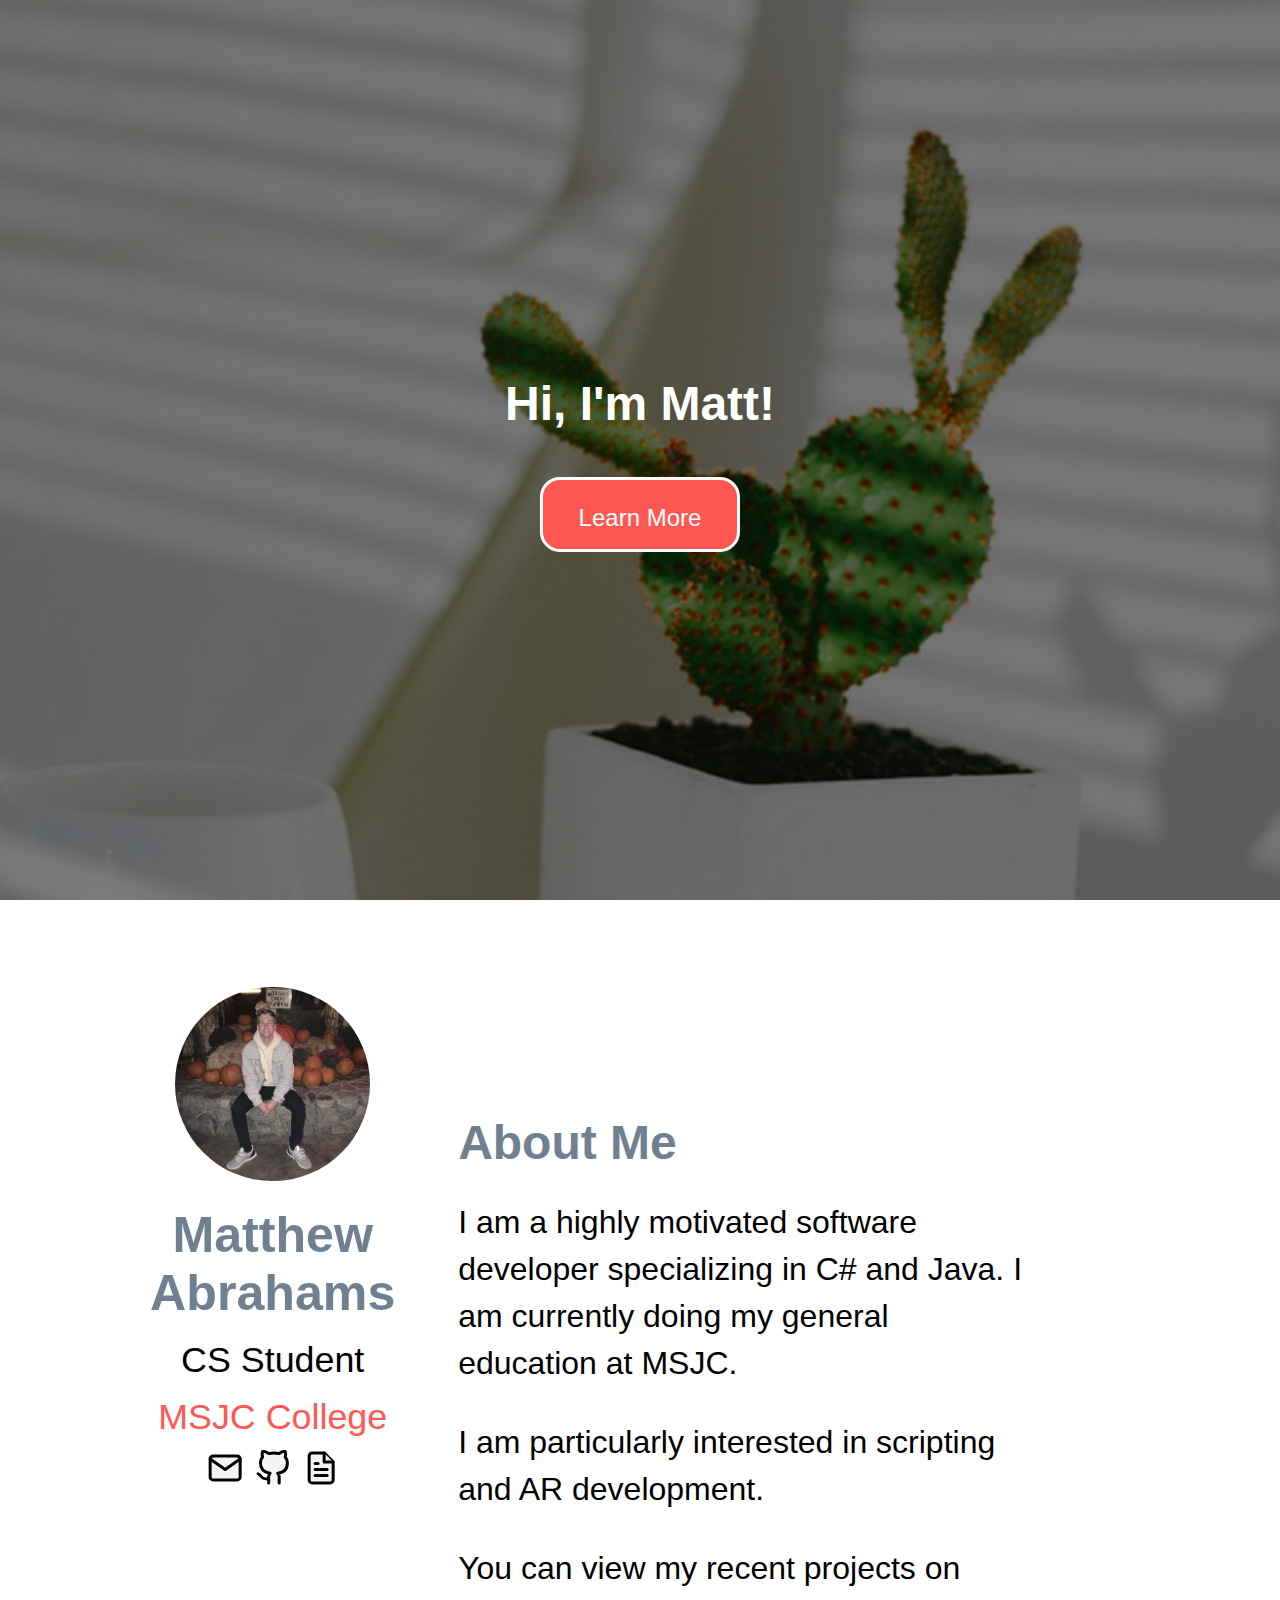
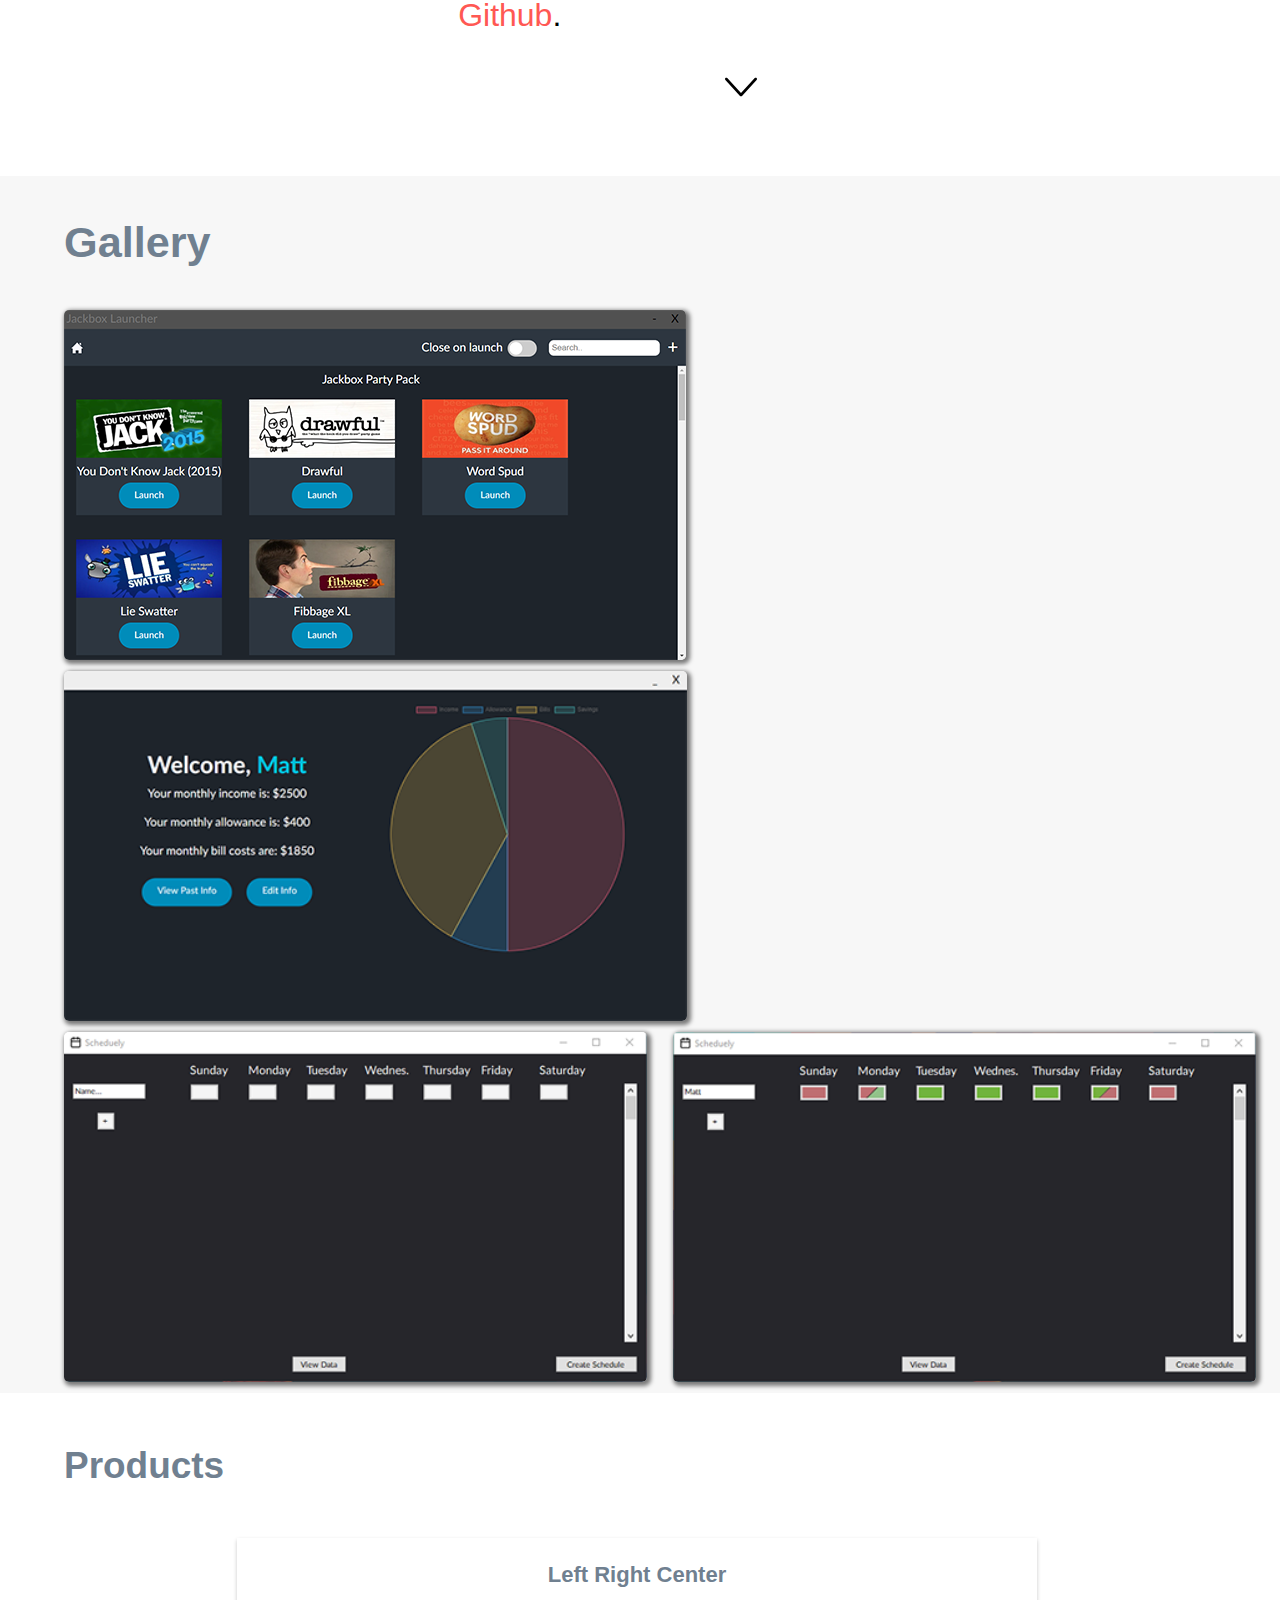
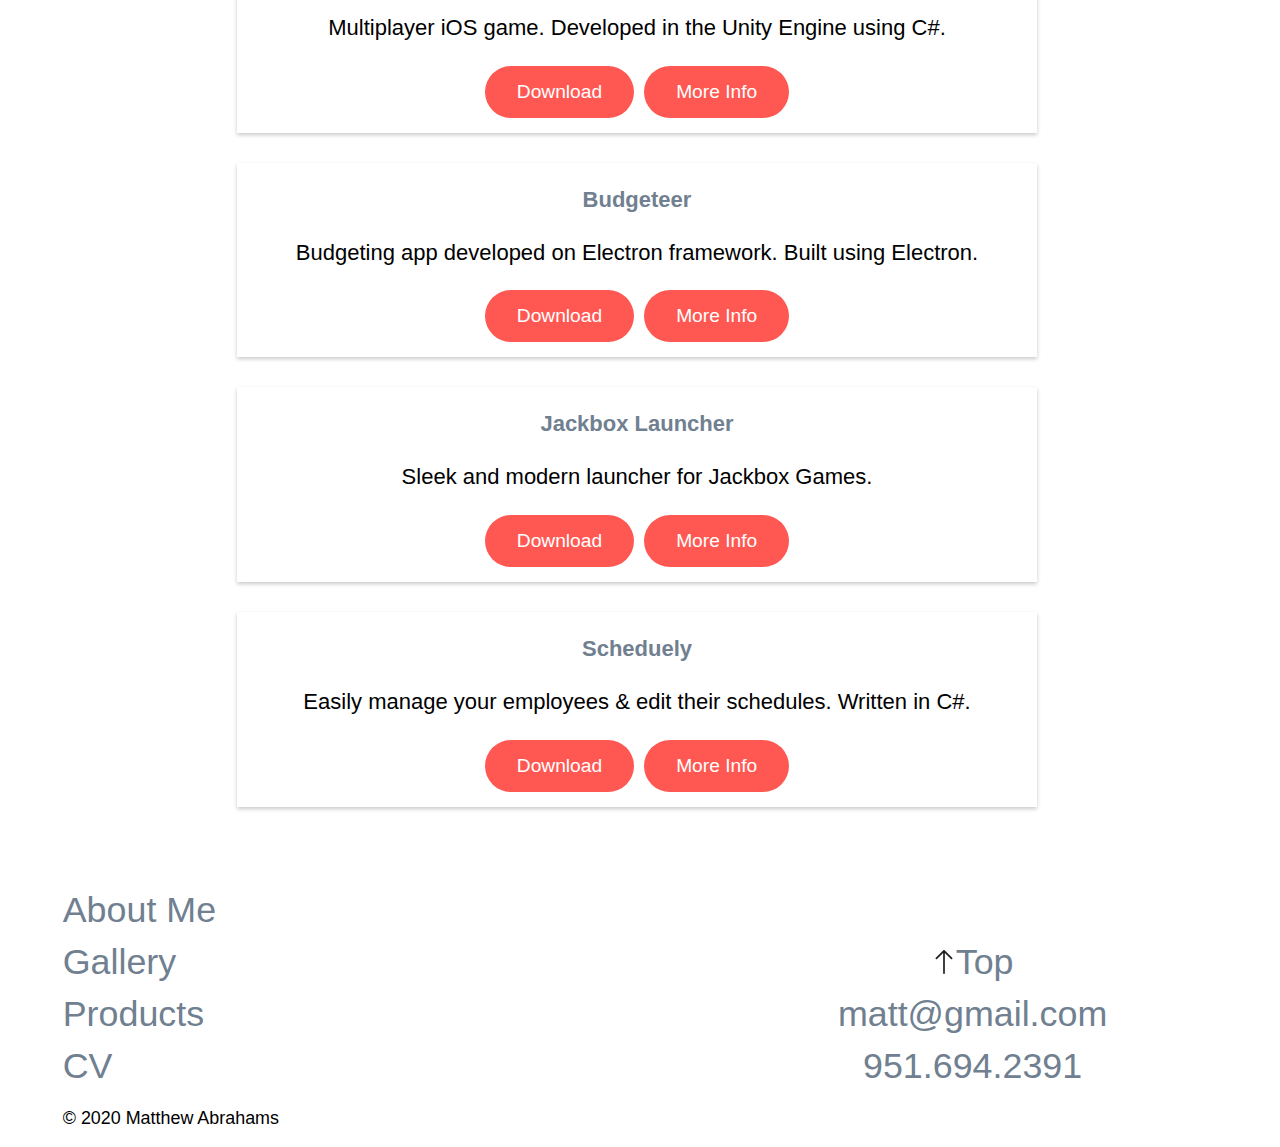
<file: public_html/index.html>
<!DOCTYPE html>
<html id="anchTop" lang="en">
<head>
	<title>Matthew Abrahams</title>
	<meta charset="utf-8">
	<meta name="description" content="My portfolio">
	<meta name="author" content="Matthew Abrahams">
	<script src="https://code.jquery.com/jquery-3.5.1.min.js"></script>
	<link rel="stylesheet" type="text/css" href="css/style.css">
	<link href='https://fonts.googleapis.com/css?family=Open+Sans' rel='stylesheet' type='text/css'>
	<link rel="icon" 
      type="image/svg" 
      href="images/svg/person.svg">
</head>
<body>
	<!-- 
	Hello and welcome to my website
	I wrote it entirely myself         
	Contact me: Matthew Abrahams       
	Phone 951-694-2391                 
	Email: MatthewAbrahams14@gmail.com 
	-->
	
	<section class="hero">
		<div class="hero-image">
	  		<div class="hero-text">
	  			<h1>Hi, I'm Matt!</h1>
	  			<button class="btn" onclick="location.href='#anchAboutMe'" id="heroBtn">Learn More</button>
	  		</div>
		</div>
	</section>

	<div class="navBlur" id="blurMenu">
		<a href="#anchTop" id="homeBlur">Home</a>
		<a href="#mobile_anchPic">About Me</a>
		<a href="#anchProducts">Products</a>
		<p id="nameBlur">Matthew Abrahams</p>
	</div>

	<div class="menuBar">
		<ul>
			<div class="desktop">
			<li id="menuHome">
				<a href="#anchTop" class="menuA">Home</a>
			</li>
			<li id=menuAbout>
				<a href="#anchAboutMe" class="menuA">About Me</a>
			</li>
			<li id="menuGall">
				<a href="#anchGallery" class="menuA">Gallery</a>
			</li>
			<li id="menuProd">
				<a href="#anchProducts" class="menuA">Products</a>
			</li>
			<li>
				<a href="/Resume/MatthewAbrahamsresume.pdf">CV</a>
			</li>
			</div>
			<div class="mobile">
				<li>
					<img src="images/svg/menu.svg" alt="hamMenu" id="hamburger">
				</li>
				<li>
					<img src="images/svg/x.svg" alt="X" id="xOut">
				</li>
			</div>
		</ul>
		<div id="logo" class="logo">M.</div>
	</div>


	<div class="container">
		<div class="infoBox">
				<img src="images\gallery\yeet.png" alt="Picture of Me" class="avatar" id="mobile_anchPic">
					<div class="infoTextSizing">
						<h2 class="h2class">Matthew Abrahams</h2>
						<p>CS Student</p>
						<p id="msjc"><a href="//msjc.edu" target="_blank">MSJC College</a></p>
			</div>

			<div class="refLinks">
				<div class="emailLink">
			<a href="mailto:MatthewAbrahams14@gmail.com"> <img src="images\svg\mail.svg" alt="email"> </a>
		</div>
		<div class="githubLink">
			<a href="//github.com/rrajra"> <img src="images\svg\github.svg" alt="github"> </a>
		</div>
		<div class="resumeLink">
			<a href="/Resume/MatthewAbrahamsresume.pdf"> <img src="images\svg\file-text.svg" alt="resume"> </a>
		</div>
		</div>
		</div>

		<div class="introBox">
			<!-- Headings -->
			<h2 class="h1class" id="anchAboutMe">About Me</h1>
				<h1 class="h1class">About Me</h1>
			<p>I am a highly motivated 	software developer specializing in C# and Java. I am currently doing my general education at MSJC.</p>
			<p>I am particularly interested in scripting and AR development.</p>

			<p>You can view my recent projects on <a href="//github.com/rrajra" target="_blank">Github</a>.</p>
			<div class="expanded">
					
					<p>My relevent skills include: C#, Java, JavaScript, Python, Node.JS, Electron, HTML, and CSS</p>
					<p>As for myself, my biggest hobbies are the outdoors. One of my favorite ways to relax is to take a trip to the beach. If I'm not at the beach, you can also likely find me at either the gym or hiking outdoors.</p>
				<div class="hiddenMore"><a> <img src="images\svg\upcarat.svg" alt="Hide" id="hideMoreCarat"> </a></div>
			</div>
			<div class="learnMore" id="learnEvenMore">
				<a id="badA"> <img src="images\svg\carat.svg" alt="Learn More" id="learnMoreCarat"> </a>
			</div>
			</div>
		</div>
	</div>
	<br>
	<div class="titles">
		<div class="Gallery">
			<h3 id="anchGallery">Gallery</h3>
			<div class="galleryVideos">

			</div>
			<div class="galleryImages">
				<img src="images\gallery\launchermainsmall.png" alt="Jackbox Launcher" id="myImg">
				<img src="images\gallery\budgteermainsmall.png" alt="Budgeteer main page" id="myImg2">
				<img src="images\gallery\scheduelyBlanksmall.png" alt="Scheduely Blank" id="myImg3">
				<img src="images\gallery\scheduelyFilledsmall.png" alt="Scheduely Filled Out" id="myImg4">
			</div>
			<div class="modal" id="myModal">
				<span class="close">&times;</span>
				<img class="modal-content" id="img01">
				<div id="caption"></div>
		</div>
	</div>
	</div>
		<div class="Products">
		<h4 id="anchProducts">Products</h4>
		<div class="allProducts">

			<div class="singleProduct">
				<div class="productTitle">
					<p>Left Right Center </p>
				</div>
			<div class="Description">
				<p>Multiplayer iOS game. Developed in the Unity Engine using C#.</p>
			</div>
				<div class="downloadLink">
					<input type="button" onclick="window.location.href='//abrahams.dev" value="Download" />
					<input type="button" onclick="window.location.href='//github.com/rrajra/LeftCenterRight'" value="More Info" />
				</div>
			</div>

			<div class="singleProduct">
				<div class="productTitle">
					<p>Budgeteer </p>
				</div>
			<div class="Description">
				<p>Budgeting app developed on Electron framework. Built using Electron.</p>
			</div>
			<div class="downloadLink">
				<input type="button" onclick="window.location.href='//abrahams.dev/Electron.zip';" value="Download" />
				<input type="button" onclick="window.location.href='//github.com/rrajra/Budgeteer'" value="More Info" />
			</div>
			</div>

			<div class="singleProduct">
				<div class="productTitle">
					<p>Jackbox Launcher</p>
				</div>
			<div class="Description">
				<p>Sleek and modern launcher for Jackbox Games.</p>
			</div>
				<div class="downloadLink">
					<input type="button" onclick="window.location.href='//abrahams.dev/JackboxLauncher.zip';" value="Download" />
					<input type="button" onclick="window.location.href='//github.com/rrajra/JackboxLauncher'" value="More Info" />
				</div>
			</div>

			<div class="singleProduct">
				<div class="productTitle">
					<p>Scheduely </p>
				</div>
			<div class="Description">
				<p>Easily manage your employees & edit their schedules. Written in C#.</p>
			</div>
				<div class="downloadLink">
					<input type="button" onclick="window.location.href='https://abrahams.dev';" value="Download" />
					<input type="button" onclick="window.location.href='//github.com/rrajra/Scheduely'" value="More Info" />
				</div>
			</div>
		</div>
		</div>


<footer id="footer">
</footer>
<div class="footerr">
	<div class="anchorBtns">
		<p><a href="#anchAboutMe">About Me</a></p>
		<p><a href="#anchGallery">Gallery</a></p>
		<p><a href="#anchProducts">Products</a></p>
		<p><a href="/Resume/MatthewAbrahamsresume.pdf">CV</a></p>
		<p id="copyright">© 2020 Matthew Abrahams</p>
	</div>
	<div class="footerbtns">
		<p><a href="#anchTop" class="topAnim"><input type="image" src="images\svg\top.svg" id="topSVG"></input>Top</a></p>
		<p><a href="mailto:MatthewAbrahams14@gmail.com">matt@gmail.com</a></p>
		<p><a href="callto:9516942391">951.694.2391</a></p>
	</div>
</div>
<script src="main.js"></script>
<script src="https://ajax.googleapis.com/ajax/libs/jquery/2.1.3/jquery.min.js"></script>
</body>
</html>
</file>
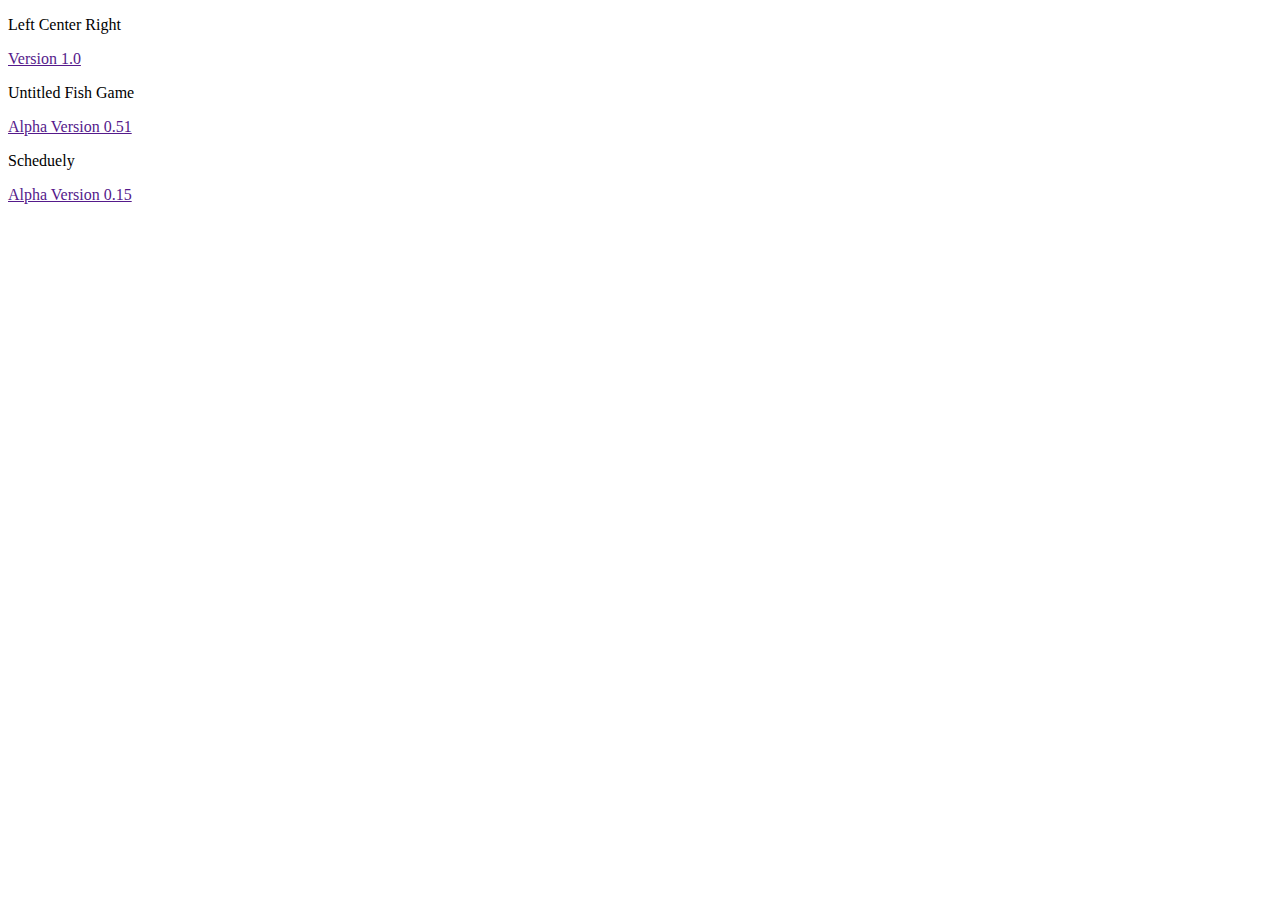
<file: public_html/download.html>
<!DOCTYPE html>
<head>
	<title>Download Page</title>
	<link rel="stylesheet" type="text/css" href="css/">
	<link href='https://fonts.googleapis.com/css?family=Lato&subset=latin,latin-ext' rel='stylesheet' type='text/css'>
	<link rel="icon" 
      type="image/svg" 
      href="images/person.svg">
</head>
<body>
	<div class="lcr">
		<p>Left Center Right</p>
		<a href="">Version 1.0</a>
	</div>
	<div class="fishgame">
		<p>Untitled Fish Game</p>
		<a href="">Alpha Version 0.51</a>
	</div>
	<div class="scheduely">
		<p>Scheduely</p>
		<a href="">Alpha Version 0.15</a>
	</div>
</body>
</file>
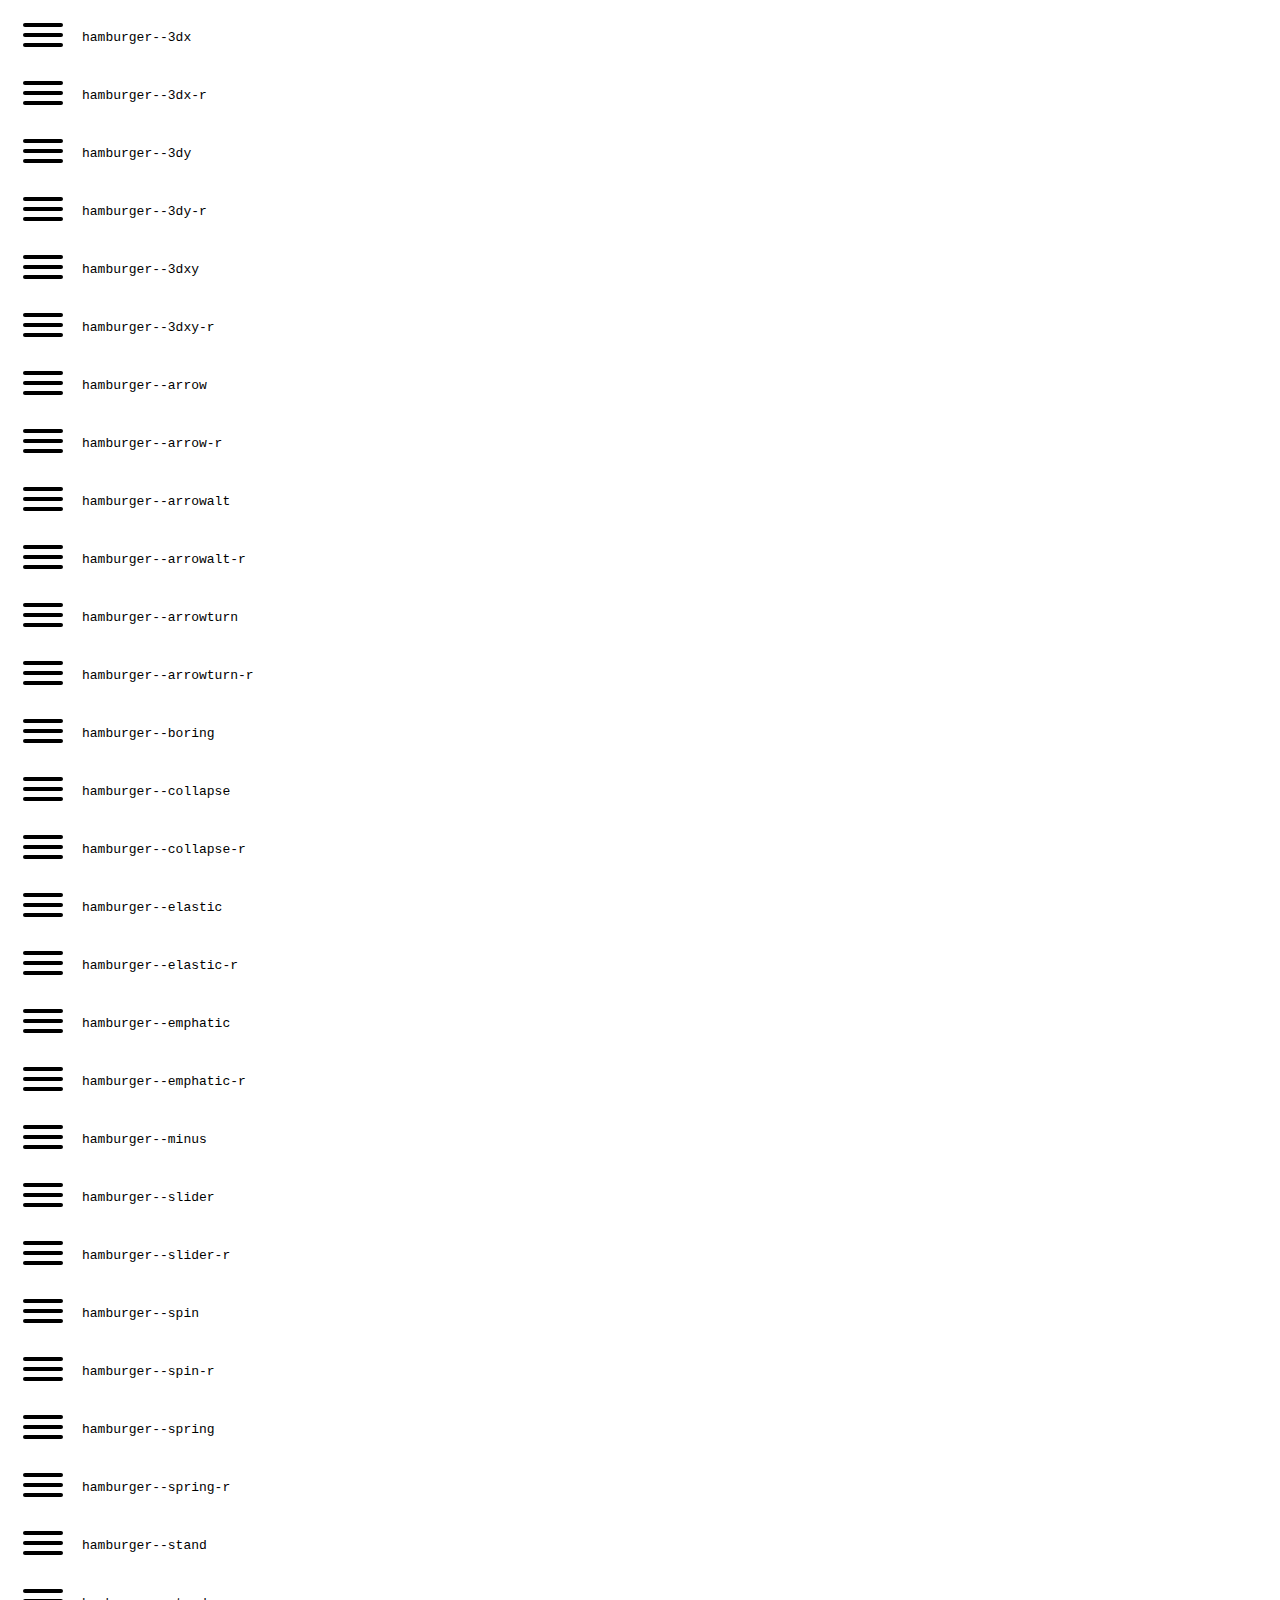
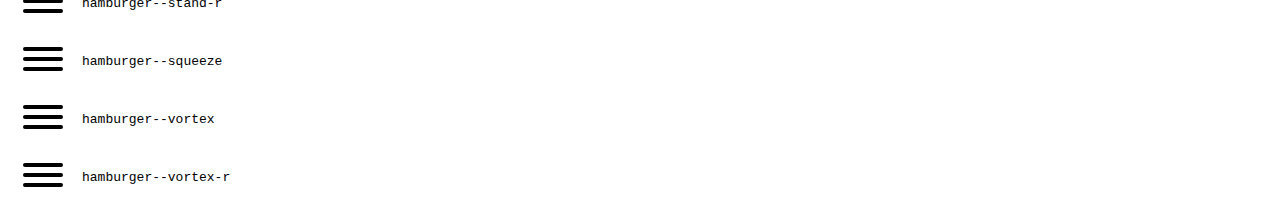
<file: public_html/dist/example.html>
<!DOCTYPE html>
<html lang="en">
<head>
  <meta charset="UTF-8">
  <title>Hamburgers by Jonathan Suh</title>
  <link rel="stylesheet" href="hamburgers.css">
  <style>
    code {
      display: inline-block;
    }

    code,
    .hamburger {
      vertical-align: middle;
    }
  </style>
</head>
<body>
  <div class="hamburger hamburger--3dx">
    <div class="hamburger-box">
      <div class="hamburger-inner"></div>
    </div>
  </div>
  <code>hamburger--3dx</code>

  <br>

  <div class="hamburger hamburger--3dx-r">
    <div class="hamburger-box">
      <div class="hamburger-inner"></div>
    </div>
  </div>
  <code>hamburger--3dx-r</code>

  <br>

  <div class="hamburger hamburger--3dy">
    <div class="hamburger-box">
      <div class="hamburger-inner"></div>
    </div>
  </div>
  <code>hamburger--3dy</code>

  <br>

  <div class="hamburger hamburger--3dy-r">
    <div class="hamburger-box">
      <div class="hamburger-inner"></div>
    </div>
  </div>
  <code>hamburger--3dy-r</code>

  <br>

  <div class="hamburger hamburger--3dxy">
    <div class="hamburger-box">
      <div class="hamburger-inner"></div>
    </div>
  </div>
  <code>hamburger--3dxy</code>

  <br>

  <div class="hamburger hamburger--3dxy-r">
    <div class="hamburger-box">
      <div class="hamburger-inner"></div>
    </div>
  </div>
  <code>hamburger--3dxy-r</code>

  <br>

  <div class="hamburger hamburger--arrow">
    <div class="hamburger-box">
      <div class="hamburger-inner"></div>
    </div>
  </div>
  <code>hamburger--arrow</code>

  <br>

  <div class="hamburger hamburger--arrow-r">
    <div class="hamburger-box">
      <div class="hamburger-inner"></div>
    </div>
  </div>
  <code>hamburger--arrow-r</code>

  <br>

  <div class="hamburger hamburger--arrowalt">
    <div class="hamburger-box">
      <div class="hamburger-inner"></div>
    </div>
  </div>
  <code>hamburger--arrowalt</code>

  <br>

  <div class="hamburger hamburger--arrowalt-r">
    <div class="hamburger-box">
      <div class="hamburger-inner"></div>
    </div>
  </div>
  <code>hamburger--arrowalt-r</code>

  <br>

  <div class="hamburger hamburger--arrowturn">
    <div class="hamburger-box">
      <div class="hamburger-inner"></div>
    </div>
  </div>
  <code>hamburger--arrowturn</code>

  <br>

  <div class="hamburger hamburger--arrowturn-r">
    <div class="hamburger-box">
      <div class="hamburger-inner"></div>
    </div>
  </div>
  <code>hamburger--arrowturn-r</code>

  <br>

  <div class="hamburger hamburger--boring">
    <div class="hamburger-box">
      <div class="hamburger-inner"></div>
    </div>
  </div>
  <code>hamburger--boring</code>

  <br>

  <div class="hamburger hamburger--collapse">
    <div class="hamburger-box">
      <div class="hamburger-inner"></div>
    </div>
  </div>
  <code>hamburger--collapse</code>

  <br>

  <div class="hamburger hamburger--collapse-r">
    <div class="hamburger-box">
      <div class="hamburger-inner"></div>
    </div>
  </div>
  <code>hamburger--collapse-r</code>

  <br>

  <div class="hamburger hamburger--elastic">
    <div class="hamburger-box">
      <div class="hamburger-inner"></div>
    </div>
  </div>
  <code>hamburger--elastic</code>

  <br>

  <div class="hamburger hamburger--elastic-r">
    <div class="hamburger-box">
      <div class="hamburger-inner"></div>
    </div>
  </div>
  <code>hamburger--elastic-r</code>

  <br>

  <div class="hamburger hamburger--emphatic">
    <div class="hamburger-box">
      <div class="hamburger-inner"></div>
    </div>
  </div>
  <code>hamburger--emphatic</code>

  <br>

  <div class="hamburger hamburger--emphatic-r">
    <div class="hamburger-box">
      <div class="hamburger-inner"></div>
    </div>
  </div>
  <code>hamburger--emphatic-r</code>

  <br>

  <div class="hamburger hamburger--minus">
    <div class="hamburger-box">
      <div class="hamburger-inner"></div>
    </div>
  </div>
  <code>hamburger--minus</code>

  <br>

  <div class="hamburger hamburger--slider">
    <div class="hamburger-box">
      <div class="hamburger-inner"></div>
    </div>
  </div>
  <code>hamburger--slider</code>

  <br>

  <div class="hamburger hamburger--slider-r">
    <div class="hamburger-box">
      <div class="hamburger-inner"></div>
    </div>
  </div>
  <code>hamburger--slider-r</code>

  <br>

  <div class="hamburger hamburger--spin">
    <div class="hamburger-box">
      <div class="hamburger-inner"></div>
    </div>
  </div>
  <code>hamburger--spin</code>

  <br>

  <div class="hamburger hamburger--spin-r">
    <div class="hamburger-box">
      <div class="hamburger-inner"></div>
    </div>
  </div>
  <code>hamburger--spin-r</code>

  <br>

  <div class="hamburger hamburger--spring">
    <div class="hamburger-box">
      <div class="hamburger-inner"></div>
    </div>
  </div>
  <code>hamburger--spring</code>

  <br>

  <div class="hamburger hamburger--spring-r">
    <div class="hamburger-box">
      <div class="hamburger-inner"></div>
    </div>
  </div>
  <code>hamburger--spring-r</code>

  <br>

  <div class="hamburger hamburger--stand">
    <div class="hamburger-box">
      <div class="hamburger-inner"></div>
    </div>
  </div>
  <code>hamburger--stand</code>

  <br>

  <div class="hamburger hamburger--stand-r">
    <div class="hamburger-box">
      <div class="hamburger-inner"></div>
    </div>
  </div>
  <code>hamburger--stand-r</code>

  <br>

  <div class="hamburger hamburger--squeeze">
    <div class="hamburger-box">
      <div class="hamburger-inner"></div>
    </div>
  </div>
  <code>hamburger--squeeze</code>

  <br>

  <div class="hamburger hamburger--vortex">
    <div class="hamburger-box">
      <div class="hamburger-inner"></div>
    </div>
  </div>
  <code>hamburger--vortex</code>

  <br>

  <div class="hamburger hamburger--vortex-r">
    <div class="hamburger-box">
      <div class="hamburger-inner"></div>
    </div>
  </div>
  <code>hamburger--vortex-r</code>

  <script>
  /**
   * forEach implementation for Objects/NodeLists/Arrays, automatic type loops and context options
   *
   * @private
   * @author Todd Motto
   * @link https://github.com/toddmotto/foreach
   * @param {Array|Object|NodeList} collection - Collection of items to iterate, could be an Array, Object or NodeList
   * @callback requestCallback      callback   - Callback function for each iteration.
   * @param {Array|Object|NodeList} scope=null - Object/NodeList/Array that forEach is iterating over, to use as the this value when executing callback.
   * @returns {}
   */
    var forEach=function(t,o,r){if("[object Object]"===Object.prototype.toString.call(t))for(var c in t)Object.prototype.hasOwnProperty.call(t,c)&&o.call(r,t[c],c,t);else for(var e=0,l=t.length;l>e;e++)o.call(r,t[e],e,t)};

    var hamburgers = document.querySelectorAll(".hamburger");
    if (hamburgers.length > 0) {
      forEach(hamburgers, function(hamburger) {
        hamburger.addEventListener("click", function() {
          this.classList.toggle("is-active");
        }, false);
      });
    }
  </script>
</body>
</html>
</file>
<file: public_html/css/style.css>
html {
	scroll-behavior: smooth;
	padding: 0;
	margin: 0;
	border: 0;
	overflow-x: initial !important;
}
a {
	text-decoration: none;
	color: #FF5853;
}
a:hover {
	text-decoration: underline;
}
body {
	font-family: 'Lato', Helvetica, sans-serif;
	font-size: 1.4em;
	line-height: 210%;
	background-color: #FFFFFF;
	color: black;
	margin: 0;
}
ul {
	background-color: #FFFF;
	margin: 0px;
	padding: 0px;
	list-style-type: none;
}
li {
	margin: 0;
	float: left;
}
li a {
	color: white;
}

body, html {
    height: 100%;
    width: 100%;
    padding: 0;
    overflow-x: hidden;
}
h1 {
	font-size: 48px;
}
#learnMoreCarat {
}
#hideMoreCarat {
}
#anchAboutMe {
	display: block;
    position: relative;
    top: -180px;
    visibility: hidden;
}
#myImg {
  border-radius: 5px;
  cursor: pointer;
  transition: 0.3s;
}
#myImg2 {
	border-radius: 5px;
	cursor: pointer;
	transition: 0.3s;
  }
  #myImg3 {
	border-radius: 5px;
	cursor: pointer;
	transition: 0.3s;
  }
  #myImg4 {
	border-radius: 5px;
	cursor: pointer;
	transition: 0.3s;
  }

#myImg:hover {opacity: 0.7;}
#myImg2:hover {opacity: 0.7;}
#myImg3:hover {opacity: 0.7;}
#myImg4:hover {opacity: 0.7;}


.hero {
	width: 100%;
    height: 100vh;
    padding: 0;
    overflow-x: hidden;
    overflow-y: hidden;
    overflow: hidden;
}
.hero .btn {
	/* Positioning and sizing */
    display: block;
    width: 200px;
    height: 75px;
    
    /* Padding and margins */
    padding: 1em;
    margin-top: 50px;
    margin-left: auto;
    margin-right: auto;
    
    /* Text styles */
    color: white;
    text-decoration: none;
    font-size: 1.5em;

    /* Border styles */
    border: 3px solid white;
    border-radius: 20px;
    
    /* Background styles */
    background-color: rgba(147, 112, 219, 0.8);
    background-color: #FF5853;
    cursor: pointer;
}
.hero .btn:hover {
	background-color: #ad5956;
}
.hero .btn:focus {
	outline: none;
}
/* The hero image */
.hero-image {
  /* Use "linear-gradient" to add a darken background effect to the image (photographer.jpg). This will make the text easier to read */
  background-image: linear-gradient(rgba(0, 0, 0, 0.5), rgba(0, 0, 0, 0.5)), url("ipad.jpg");

  /* Set a specific height */
  height: 100%;
  padding: 0;

  /* Position and center the image to scale nicely on all screens */
  background-position: center center;
  background-repeat: no-repeat;
  background-size: cover;
  background-attachment: fixed;
  position: relative;
  z-index: 99;
  padding: 0;
  margin: 0;
  overflow-x: hidden;
  overflow-y: hidden;
}
@media only screen and (min-width: 1500px) {
	.hero-image {
		background-image: linear-gradient(rgba(0, 0, 0, 0.5), rgba(0, 0, 0, 0.5)), url("plant.jpg");
	}
}
.hero-text {
  text-align: center;
  position: absolute;
  font-size: 16px;
  top: 50%;
  left: 50%;
  transform: translate(-50%, -50%);
  color: white;
  overflow-y: hidden;
}	

.avatar {
	max-width: 75%;
	max-height: 100%;
	border-radius: 50%;
}
#xOut {
	display: none;
}
.container {
	width: 80%;
	margin: auto;
	position: relative;
	display: flex;
	flex-wrap: wrap;
}

.menuA {
	display: block;
}
.menuBar {
	position: fixed;
	top: 0px;
	width: 100%;
	background-color: #5c53ff;
	z-index: 98;
	box-shadow: 0 0.125rem 0.25rem 0 rgba(0,0,0,0.11);
	-webkit-user-select: none;
	-ms-user-select: none;
	-moz-user-select: none;
	display: none;
}
.menuBar li:hover {
	background-color: #463cff;
}
.menuBar li:active {
	background-color: #4e45ff;
}
.menuBar a {
	text-decoration: none;
	padding: 8px;
	padding-right: 12px;
	padding-left: 12px;
	display: inline-block;
}
.menuBar a:hover {
	background-color: #463cff;
}
.menuBar a:active {
	background-color: #4e45ff;
}
.mobile {
	display: none;
}
.mobile:active {
}
.mobile li {
	display: block;
	margin: auto;
	padding-top: 15px;
	text-decoration: none;
	height: 100%;
}

.introBox {
	padding: 10px;
	margin-left: 3%;
	margin-top: 10%;
	max-width: 66.6%;
}
#logo {
	text-align: center;
	padding-right: 7%;
	color: white;
	font-size: 4em;
	margin-top: 4%;
}
.introBox p {
	font-size: 1.5vw;
}
.learnMore {
	display: flex;
	left: 100px;
	text-align: center;
	align-items: center;
	justify-content: center;
	cursor: pointer;
}
.hiddenMore {
	display: flex;
	left: 100px;
	text-align: center;
	align-items: center;
	justify-content: center;
	cursor: pointer;
}
.expanded {
	display: none;
	/*This fixes the jumping jQuery script,
	May look better with the bug tho?
	/*
	overflow: hidden;
	*/
}
.navBlur {
	display: none;
}
.h1class {
	color:#708090;
}
.anchAboutMe {
	display: block;
    position: relative;
    top: 250px;
    visibility: hidden;
}
.h2class {
	color: #708090;
	font-size: 1.4em;
}
.infoBox {
	padding: 15px;
	text-align: center;
	margin-top: 7%;
	max-width: 25.333333%;
	/**box-sizing: 15em;*/
}
.infoTextSizing {
	margin: 0px 0 10px 0;
	line-height: 1.6em;
	font-size: 1.6em;
}
.infoTextSizing p {
	margin: 0px 0 0px 0;
}
.infoTextSizing h2 {
	margin: 10px 0 10px 0;	
}

.infoText {
	text-align: center;
}
.refLinks {
	text-decoration: none;
	color: white;
	transform: scale(1.5);
	line-height: 1em;
	transition: transform .2s;
	display: flex;
	align-items: center;
	text-align: center;
	position: relative;
}
.refLinks:hover {
}
.emailLink {
	align-items: center;
	text-align: center;
	position: relative;
	margin-left: auto;
	transition: transform .2s;
}
.githubLink {
	align-items: center;
	text-align: center;
	position: relative;
	margin-left: 8px;
	margin-right: 8px;
	transition: transform .2s;
}
.resumeLink {
	align-items: center;
	text-align: center;
	position: relative;
	margin-right: auto;
	transition: transform .2s;
}
.emailLink:hover {
	transform: scale(2);
}
.githubLink:hover {
	transform: scale(2);
}
.resumeLink:hover {
	transform: scale(2);
}
h4 {
	font-size: 1.65em;
	color: #708090; 
}
.Gallery {
	text-decoration: none;
	word-spacing: 15px;
	border: none;
	color: #708090;
	font-size: 1.65em;
}
.galleryVideos {
}
.galleryImages img {
	max-width: 800px;
	max-height: 400px;
	min-height: 350px;
	min-width: 500px;
	box-shadow: 0.125rem 0.125rem 0.25rem 0.125rem rgba(0,0,0,0.51);
}
.galleryImages {
} 

/** MODAL STUFF, BORING LOOK AWAY **/
/* The Modal (background) */
.modal {
  display: none; /* Hidden by default */
  position: fixed; /* Stay in place */
  z-index: 100; /* Sit on top */
  padding-top: 100px; /* Location of the box */
  left: 0;
  top: 0;
  width: 100%; /* Full width */
  height: 100%; /* Full height */
  overflow: auto; /* Enable scroll if needed */
  background-color: rgb(0,0,0); /* Fallback color */
  background-color: rgba(0,0,0,0.9); /* Black w/ opacity */
}

/* Modal Content (Image) */
.modal-content {
  margin: auto;
  display: block;
  width: 60%;
}
#logo {
	display: none;
}

/* Caption of Modal Image (Image Text) - Same Width as the Image */
#caption {
  margin: auto;
  display: block;
  width: 80%;
  max-width: 700px;
  text-align: center;
  color: #ccc;
  padding: 10px 0;
  height: 150px;
}

/* Add Animation - Zoom in the Modal */
.modal-content, #caption {
  animation-name: zoom;
  animation-duration: 0.6s;
}

@keyframes zoom {
  from {transform:scale(0)}
  to {transform:scale(1)}
}

/* The Close Button */
.close {
  position: absolute;
  top: 65px;
  right: 35px;
  color: #f1f1f1;
  font-size: 40px;
  font-weight: bold;
  transition: 0.3s;
}

.close:hover,
.close:focus {
  color: #bbb;
  text-decoration: none;
  cursor: pointer;
}

/* 100% Image Width on Smaller Screens */
@media only screen and (max-width: 700px){
  .modal-content {
    width: 100%;
  }
}

.titles {
	padding-left: 5%;
	background-color: #F7F7F7;
	display: flex;
}
.Products {
	background-color: #FFFFFF;
	padding-left: 5%;
	margin-bottom: 50px;
}

.allProducts {
	display: flex;
	flex-flow: row wrap;
	flex-wrap: wrap;
	justify-content: center;
	align-items: center;
	min-width: 885px;
}
.singleProduct {
	margin-right: 75px;
	margin-left: 5px;
	padding-bottom: 15px;
	font-size: 22px;
	min-width: 800px;
	background-clip: content-box;
	box-shadow: 0 0.125rem 0.25rem 0 rgba(0,0,0,0.21);
	max-width: 800px;
	margin-bottom: 30px;
}
.singleProduct p {
	line-height: 1.4em;
	text-align: center;
}
.singleProduct:hover {
	box-shadow: 0.125rem 0.125rem 0.25rem 0.125rem rgba(0,0,0,0.51);
}
.productTitle {
	font-weight: bold;
	color: #708090;
	}
.Description {
	font-weight: normal;
}
.downloadLink {
	display: flex;
	flex-wrap: wrap;
	justify-content: center;
}
.downloadLink input {
	background-color: #FF5853;
	cursor: pointer;
	border-radius: 35px;
	font-family : inherit;
	color: white;
	padding: 15px 32px;
	text-decoration: none;
	border: none;
	font-size: 1.2rem;
	outline: none;
	margin-left: 5px;
	margin-right: 5px;
	-webkit-appearance: none;
	-moz-appearance: none;
	appearance: none;	
	opacity: 1;
}
.downloadLink input:hover {
	background-color: #ad5956;
}
.downloadLink a {

}

#footer {
	background-color: #b0b2b2;
	display: block;
	line-height: 1em;
	font-size: 2em;
	height: 0vh;
	bottom: 0;
	left: 0;
	width: 0vw;
}
.footerr {
	background-color: #FFFFFF ;
	display: flex;
}
.footerr p{
	margin: 0;
	text-align: center;
	font-size: 2.8vw;
	display: block;
	padding-bottom: 5px;
	margin-left: 10%;
}
.footerr a {
	color: #708090;
}
.footerbtns {
	display: flex;
	flex-wrap: wrap;
	top: 0px;
	justify-content: center;
	height: auto;
	flex-direction: column;
	width: 48%;
}
.footerbtns p{
	padding-left: 15px;
	top: 0;
}
.footerbtns a {
	padding-top: 0;
	top: 0;
	outline: none;
}
#topSVG {
	outline: none;
	transition: transform .2s;
}
.topAnim:hover > #topSVG {
	transform: translate(0%, -50%);
	transform: scale(1.5%);
}
.homeBtn {
	background: url(/public_html/images/svg/top.svg);
    cursor:pointer;
    border:none;
    width:100px;
    height:100px;
}
.anchorBtns {
	width: 49%;
	margin-right: 0%;
}
.anchorBtns p {
	text-align: left;
}
#copyright {
	font-size: 0.8em;
}
@media screen and (min-width: 600px) {
	.introBox p {
	  font-size: 2.5vw;
	}
  }
  @media screen and (min-width: 1300px) {
	.introBox{
	  max-width: 66.333333%;
	}
	.infoBox {
		margin-top: 7.8%;
	}
	.infoBox {
		font-size: 1.2rem;
	}
	.introBox p {
		font-size: 1.5rem;
	}
	.galleryImages img {
		min-width: 500px;
		width: 37%;
	}
	.avatar {
		max-width: 60%;
	}
  }
  @media screen and (min-width: 1550px) {
	.introBox p {
	  font-size: 1.5vw;
	}
	.footerr p {
		font-size: 1.5vw;
	}
  }
@media screen and (min-width: 990px) and (max-width: 1299px) {
	.introBox {
		max-width: 55.333333%;
	}
  }

  @media screen and (max-width: 990px) {
	.infoBox {
		margin: auto;
		margin-top: 18%;
		font-size: 2rem;
		max-width: 46.333333%;
	}
	.introBox {
		margin: auto;
		max-width: 100%;
		padding: 0;
	}
	.introBox p {
		font-size: 4.5vw;
		line-height: 190%;
	}
	.h1class {
		font-size: 4em;
	}
	.infoTextSizing {
		font-size: 1.8em;
	}
	.container {
		display: block;
	}
	.avatar {
		max-width: 80%;
	}
	.hero-image {
		background-image: linear-gradient(rgba(0, 0, 0, 0.5), rgba(0, 0, 0, 0.5)), url("iphone.jpg");
	}
	.galleryImages img {
		width: 100%;
		height: 100%;
		min-height: auto;
		min-width: 0;
		max-height: 800px;
	}
	.modal-content {
		width: 80%;
	}
	.modal {
		padding-top: 75%;
	}
	.desktop {
		display: none;
	}
	.mobile {
		display: block;
		text-align: center;
		margin-left: 15px;
	}
	.menuBar {
		height: 105px;
	}
	.hero-text h1 {
		font-size: 5em;
	}
	.hero .btn {
		width: 225px;
		height: 100px;
		font-size: 2em;
		padding: 0;
	}
	.navBlur {
		width: 100%;
		background-color: black;
		z-index: 97;
		font-size: 3em;
		flex-direction: column;
		color: white;
		background-color: rgba(0,0,0,0.85);
		position: fixed;
		top: 20px;
		transition: 0.5s;
	}
	.navBlur a {
		padding-top: 75px;
		padding-bottom: 75px;
		padding-left: 35px;
		color:  white;
		opacity: 1;
		border-bottom: 2px solid gray;
	}
	.navBlur a:hover {
		background-color: rgba(0,0,0,0.1);
		text-decoration: none;
	}
	.navBlur p {
		font-size: 0.8em;
	}
	#homeBlur {
		margin-top: 8%;
	}
	#nameBlur {
		position: fixed;
		bottom: 5px;
		margin-bottom: 5px;
		font-size: 0.3em;
	}
	.refLinks {
		transform: scale(2.5);
		margin-top: 15px;
	}
	.singleProduct {
		font-size: 1.8em;
	}
	.downloadLink input {
		font-size: 0.9em;
	}
	.Gallery {
		font-size: 1.4em;
	}
	h4 {
		font-size: 4em;
	}
	h3 {
		font-size: 3.5em;
	}
	#msjc {
		font-size: 0.7em;
	}
  }
@media screen and (min-width: 3000px) {
	body {
		font-size: 3.5em;
	}
	.refLinks {
		transform: scale(4);
	}
}
</file>
<file: public_html/dist/hamburgers.css>
/*!
 * Hamburgers
 * @description Tasty CSS-animated hamburgers
 * @author Jonathan Suh @jonsuh
 * @site https://jonsuh.com/hamburgers
 * @link https://github.com/jonsuh/hamburgers
 */
.hamburger {
  padding: 15px 15px;
  display: inline-block;
  cursor: pointer;
  transition-property: opacity, filter;
  transition-duration: 0.15s;
  transition-timing-function: linear;
  font: inherit;
  color: inherit;
  text-transform: none;
  background-color: transparent;
  border: 0;
  margin: 0;
  overflow: visible; }
  .hamburger:hover {
    opacity: 0.7; }
  .hamburger.is-active:hover {
    opacity: 0.7; }
  .hamburger.is-active .hamburger-inner,
  .hamburger.is-active .hamburger-inner::before,
  .hamburger.is-active .hamburger-inner::after {
    background-color: #000; }

.hamburger-box {
  width: 40px;
  height: 24px;
  display: inline-block;
  position: relative; }

.hamburger-inner {
  display: block;
  top: 50%;
  margin-top: -2px; }
  .hamburger-inner, .hamburger-inner::before, .hamburger-inner::after {
    width: 40px;
    height: 4px;
    background-color: #000;
    border-radius: 4px;
    position: absolute;
    transition-property: transform;
    transition-duration: 0.15s;
    transition-timing-function: ease; }
  .hamburger-inner::before, .hamburger-inner::after {
    content: "";
    display: block; }
  .hamburger-inner::before {
    top: -10px; }
  .hamburger-inner::after {
    bottom: -10px; }

/*
   * 3DX
   */
.hamburger--3dx .hamburger-box {
  perspective: 80px; }

.hamburger--3dx .hamburger-inner {
  transition: transform 0.15s cubic-bezier(0.645, 0.045, 0.355, 1), background-color 0s 0.1s cubic-bezier(0.645, 0.045, 0.355, 1); }
  .hamburger--3dx .hamburger-inner::before, .hamburger--3dx .hamburger-inner::after {
    transition: transform 0s 0.1s cubic-bezier(0.645, 0.045, 0.355, 1); }

.hamburger--3dx.is-active .hamburger-inner {
  background-color: transparent !important;
  transform: rotateY(180deg); }
  .hamburger--3dx.is-active .hamburger-inner::before {
    transform: translate3d(0, 10px, 0) rotate(45deg); }
  .hamburger--3dx.is-active .hamburger-inner::after {
    transform: translate3d(0, -10px, 0) rotate(-45deg); }

/*
   * 3DX Reverse
   */
.hamburger--3dx-r .hamburger-box {
  perspective: 80px; }

.hamburger--3dx-r .hamburger-inner {
  transition: transform 0.15s cubic-bezier(0.645, 0.045, 0.355, 1), background-color 0s 0.1s cubic-bezier(0.645, 0.045, 0.355, 1); }
  .hamburger--3dx-r .hamburger-inner::before, .hamburger--3dx-r .hamburger-inner::after {
    transition: transform 0s 0.1s cubic-bezier(0.645, 0.045, 0.355, 1); }

.hamburger--3dx-r.is-active .hamburger-inner {
  background-color: transparent !important;
  transform: rotateY(-180deg); }
  .hamburger--3dx-r.is-active .hamburger-inner::before {
    transform: translate3d(0, 10px, 0) rotate(45deg); }
  .hamburger--3dx-r.is-active .hamburger-inner::after {
    transform: translate3d(0, -10px, 0) rotate(-45deg); }

/*
   * 3DY
   */
.hamburger--3dy .hamburger-box {
  perspective: 80px; }

.hamburger--3dy .hamburger-inner {
  transition: transform 0.15s cubic-bezier(0.645, 0.045, 0.355, 1), background-color 0s 0.1s cubic-bezier(0.645, 0.045, 0.355, 1); }
  .hamburger--3dy .hamburger-inner::before, .hamburger--3dy .hamburger-inner::after {
    transition: transform 0s 0.1s cubic-bezier(0.645, 0.045, 0.355, 1); }

.hamburger--3dy.is-active .hamburger-inner {
  background-color: transparent !important;
  transform: rotateX(-180deg); }
  .hamburger--3dy.is-active .hamburger-inner::before {
    transform: translate3d(0, 10px, 0) rotate(45deg); }
  .hamburger--3dy.is-active .hamburger-inner::after {
    transform: translate3d(0, -10px, 0) rotate(-45deg); }

/*
   * 3DY Reverse
   */
.hamburger--3dy-r .hamburger-box {
  perspective: 80px; }

.hamburger--3dy-r .hamburger-inner {
  transition: transform 0.15s cubic-bezier(0.645, 0.045, 0.355, 1), background-color 0s 0.1s cubic-bezier(0.645, 0.045, 0.355, 1); }
  .hamburger--3dy-r .hamburger-inner::before, .hamburger--3dy-r .hamburger-inner::after {
    transition: transform 0s 0.1s cubic-bezier(0.645, 0.045, 0.355, 1); }

.hamburger--3dy-r.is-active .hamburger-inner {
  background-color: transparent !important;
  transform: rotateX(180deg); }
  .hamburger--3dy-r.is-active .hamburger-inner::before {
    transform: translate3d(0, 10px, 0) rotate(45deg); }
  .hamburger--3dy-r.is-active .hamburger-inner::after {
    transform: translate3d(0, -10px, 0) rotate(-45deg); }

/*
   * 3DXY
   */
.hamburger--3dxy .hamburger-box {
  perspective: 80px; }

.hamburger--3dxy .hamburger-inner {
  transition: transform 0.15s cubic-bezier(0.645, 0.045, 0.355, 1), background-color 0s 0.1s cubic-bezier(0.645, 0.045, 0.355, 1); }
  .hamburger--3dxy .hamburger-inner::before, .hamburger--3dxy .hamburger-inner::after {
    transition: transform 0s 0.1s cubic-bezier(0.645, 0.045, 0.355, 1); }

.hamburger--3dxy.is-active .hamburger-inner {
  background-color: transparent !important;
  transform: rotateX(180deg) rotateY(180deg); }
  .hamburger--3dxy.is-active .hamburger-inner::before {
    transform: translate3d(0, 10px, 0) rotate(45deg); }
  .hamburger--3dxy.is-active .hamburger-inner::after {
    transform: translate3d(0, -10px, 0) rotate(-45deg); }

/*
   * 3DXY Reverse
   */
.hamburger--3dxy-r .hamburger-box {
  perspective: 80px; }

.hamburger--3dxy-r .hamburger-inner {
  transition: transform 0.15s cubic-bezier(0.645, 0.045, 0.355, 1), background-color 0s 0.1s cubic-bezier(0.645, 0.045, 0.355, 1); }
  .hamburger--3dxy-r .hamburger-inner::before, .hamburger--3dxy-r .hamburger-inner::after {
    transition: transform 0s 0.1s cubic-bezier(0.645, 0.045, 0.355, 1); }

.hamburger--3dxy-r.is-active .hamburger-inner {
  background-color: transparent !important;
  transform: rotateX(180deg) rotateY(180deg) rotateZ(-180deg); }
  .hamburger--3dxy-r.is-active .hamburger-inner::before {
    transform: translate3d(0, 10px, 0) rotate(45deg); }
  .hamburger--3dxy-r.is-active .hamburger-inner::after {
    transform: translate3d(0, -10px, 0) rotate(-45deg); }

/*
   * Arrow
   */
.hamburger--arrow.is-active .hamburger-inner::before {
  transform: translate3d(-8px, 0, 0) rotate(-45deg) scale(0.7, 1); }

.hamburger--arrow.is-active .hamburger-inner::after {
  transform: translate3d(-8px, 0, 0) rotate(45deg) scale(0.7, 1); }

/*
   * Arrow Right
   */
.hamburger--arrow-r.is-active .hamburger-inner::before {
  transform: translate3d(8px, 0, 0) rotate(45deg) scale(0.7, 1); }

.hamburger--arrow-r.is-active .hamburger-inner::after {
  transform: translate3d(8px, 0, 0) rotate(-45deg) scale(0.7, 1); }

/*
   * Arrow Alt
   */
.hamburger--arrowalt .hamburger-inner::before {
  transition: top 0.1s 0.1s ease, transform 0.1s cubic-bezier(0.165, 0.84, 0.44, 1); }

.hamburger--arrowalt .hamburger-inner::after {
  transition: bottom 0.1s 0.1s ease, transform 0.1s cubic-bezier(0.165, 0.84, 0.44, 1); }

.hamburger--arrowalt.is-active .hamburger-inner::before {
  top: 0;
  transform: translate3d(-8px, -10px, 0) rotate(-45deg) scale(0.7, 1);
  transition: top 0.1s ease, transform 0.1s 0.1s cubic-bezier(0.895, 0.03, 0.685, 0.22); }

.hamburger--arrowalt.is-active .hamburger-inner::after {
  bottom: 0;
  transform: translate3d(-8px, 10px, 0) rotate(45deg) scale(0.7, 1);
  transition: bottom 0.1s ease, transform 0.1s 0.1s cubic-bezier(0.895, 0.03, 0.685, 0.22); }

/*
   * Arrow Alt Right
   */
.hamburger--arrowalt-r .hamburger-inner::before {
  transition: top 0.1s 0.1s ease, transform 0.1s cubic-bezier(0.165, 0.84, 0.44, 1); }

.hamburger--arrowalt-r .hamburger-inner::after {
  transition: bottom 0.1s 0.1s ease, transform 0.1s cubic-bezier(0.165, 0.84, 0.44, 1); }

.hamburger--arrowalt-r.is-active .hamburger-inner::before {
  top: 0;
  transform: translate3d(8px, -10px, 0) rotate(45deg) scale(0.7, 1);
  transition: top 0.1s ease, transform 0.1s 0.1s cubic-bezier(0.895, 0.03, 0.685, 0.22); }

.hamburger--arrowalt-r.is-active .hamburger-inner::after {
  bottom: 0;
  transform: translate3d(8px, 10px, 0) rotate(-45deg) scale(0.7, 1);
  transition: bottom 0.1s ease, transform 0.1s 0.1s cubic-bezier(0.895, 0.03, 0.685, 0.22); }

/*
   * Arrow Turn
   */
.hamburger--arrowturn.is-active .hamburger-inner {
  transform: rotate(-180deg); }
  .hamburger--arrowturn.is-active .hamburger-inner::before {
    transform: translate3d(8px, 0, 0) rotate(45deg) scale(0.7, 1); }
  .hamburger--arrowturn.is-active .hamburger-inner::after {
    transform: translate3d(8px, 0, 0) rotate(-45deg) scale(0.7, 1); }

/*
   * Arrow Turn Right
   */
.hamburger--arrowturn-r.is-active .hamburger-inner {
  transform: rotate(-180deg); }
  .hamburger--arrowturn-r.is-active .hamburger-inner::before {
    transform: translate3d(-8px, 0, 0) rotate(-45deg) scale(0.7, 1); }
  .hamburger--arrowturn-r.is-active .hamburger-inner::after {
    transform: translate3d(-8px, 0, 0) rotate(45deg) scale(0.7, 1); }

/*
   * Boring
   */
.hamburger--boring .hamburger-inner, .hamburger--boring .hamburger-inner::before, .hamburger--boring .hamburger-inner::after {
  transition-property: none; }

.hamburger--boring.is-active .hamburger-inner {
  transform: rotate(45deg); }
  .hamburger--boring.is-active .hamburger-inner::before {
    top: 0;
    opacity: 0; }
  .hamburger--boring.is-active .hamburger-inner::after {
    bottom: 0;
    transform: rotate(-90deg); }

/*
   * Collapse
   */
.hamburger--collapse .hamburger-inner {
  top: auto;
  bottom: 0;
  transition-duration: 0.13s;
  transition-delay: 0.13s;
  transition-timing-function: cubic-bezier(0.55, 0.055, 0.675, 0.19); }
  .hamburger--collapse .hamburger-inner::after {
    top: -20px;
    transition: top 0.2s 0.2s cubic-bezier(0.33333, 0.66667, 0.66667, 1), opacity 0.1s linear; }
  .hamburger--collapse .hamburger-inner::before {
    transition: top 0.12s 0.2s cubic-bezier(0.33333, 0.66667, 0.66667, 1), transform 0.13s cubic-bezier(0.55, 0.055, 0.675, 0.19); }

.hamburger--collapse.is-active .hamburger-inner {
  transform: translate3d(0, -10px, 0) rotate(-45deg);
  transition-delay: 0.22s;
  transition-timing-function: cubic-bezier(0.215, 0.61, 0.355, 1); }
  .hamburger--collapse.is-active .hamburger-inner::after {
    top: 0;
    opacity: 0;
    transition: top 0.2s cubic-bezier(0.33333, 0, 0.66667, 0.33333), opacity 0.1s 0.22s linear; }
  .hamburger--collapse.is-active .hamburger-inner::before {
    top: 0;
    transform: rotate(-90deg);
    transition: top 0.1s 0.16s cubic-bezier(0.33333, 0, 0.66667, 0.33333), transform 0.13s 0.25s cubic-bezier(0.215, 0.61, 0.355, 1); }

/*
   * Collapse Reverse
   */
.hamburger--collapse-r .hamburger-inner {
  top: auto;
  bottom: 0;
  transition-duration: 0.13s;
  transition-delay: 0.13s;
  transition-timing-function: cubic-bezier(0.55, 0.055, 0.675, 0.19); }
  .hamburger--collapse-r .hamburger-inner::after {
    top: -20px;
    transition: top 0.2s 0.2s cubic-bezier(0.33333, 0.66667, 0.66667, 1), opacity 0.1s linear; }
  .hamburger--collapse-r .hamburger-inner::before {
    transition: top 0.12s 0.2s cubic-bezier(0.33333, 0.66667, 0.66667, 1), transform 0.13s cubic-bezier(0.55, 0.055, 0.675, 0.19); }

.hamburger--collapse-r.is-active .hamburger-inner {
  transform: translate3d(0, -10px, 0) rotate(45deg);
  transition-delay: 0.22s;
  transition-timing-function: cubic-bezier(0.215, 0.61, 0.355, 1); }
  .hamburger--collapse-r.is-active .hamburger-inner::after {
    top: 0;
    opacity: 0;
    transition: top 0.2s cubic-bezier(0.33333, 0, 0.66667, 0.33333), opacity 0.1s 0.22s linear; }
  .hamburger--collapse-r.is-active .hamburger-inner::before {
    top: 0;
    transform: rotate(90deg);
    transition: top 0.1s 0.16s cubic-bezier(0.33333, 0, 0.66667, 0.33333), transform 0.13s 0.25s cubic-bezier(0.215, 0.61, 0.355, 1); }

/*
   * Elastic
   */
.hamburger--elastic .hamburger-inner {
  top: 2px;
  transition-duration: 0.275s;
  transition-timing-function: cubic-bezier(0.68, -0.55, 0.265, 1.55); }
  .hamburger--elastic .hamburger-inner::before {
    top: 10px;
    transition: opacity 0.125s 0.275s ease; }
  .hamburger--elastic .hamburger-inner::after {
    top: 20px;
    transition: transform 0.275s cubic-bezier(0.68, -0.55, 0.265, 1.55); }

.hamburger--elastic.is-active .hamburger-inner {
  transform: translate3d(0, 10px, 0) rotate(135deg);
  transition-delay: 0.075s; }
  .hamburger--elastic.is-active .hamburger-inner::before {
    transition-delay: 0s;
    opacity: 0; }
  .hamburger--elastic.is-active .hamburger-inner::after {
    transform: translate3d(0, -20px, 0) rotate(-270deg);
    transition-delay: 0.075s; }

/*
   * Elastic Reverse
   */
.hamburger--elastic-r .hamburger-inner {
  top: 2px;
  transition-duration: 0.275s;
  transition-timing-function: cubic-bezier(0.68, -0.55, 0.265, 1.55); }
  .hamburger--elastic-r .hamburger-inner::before {
    top: 10px;
    transition: opacity 0.125s 0.275s ease; }
  .hamburger--elastic-r .hamburger-inner::after {
    top: 20px;
    transition: transform 0.275s cubic-bezier(0.68, -0.55, 0.265, 1.55); }

.hamburger--elastic-r.is-active .hamburger-inner {
  transform: translate3d(0, 10px, 0) rotate(-135deg);
  transition-delay: 0.075s; }
  .hamburger--elastic-r.is-active .hamburger-inner::before {
    transition-delay: 0s;
    opacity: 0; }
  .hamburger--elastic-r.is-active .hamburger-inner::after {
    transform: translate3d(0, -20px, 0) rotate(270deg);
    transition-delay: 0.075s; }

/*
   * Emphatic
   */
.hamburger--emphatic {
  overflow: hidden; }
  .hamburger--emphatic .hamburger-inner {
    transition: background-color 0.125s 0.175s ease-in; }
    .hamburger--emphatic .hamburger-inner::before {
      left: 0;
      transition: transform 0.125s cubic-bezier(0.6, 0.04, 0.98, 0.335), top 0.05s 0.125s linear, left 0.125s 0.175s ease-in; }
    .hamburger--emphatic .hamburger-inner::after {
      top: 10px;
      right: 0;
      transition: transform 0.125s cubic-bezier(0.6, 0.04, 0.98, 0.335), top 0.05s 0.125s linear, right 0.125s 0.175s ease-in; }
  .hamburger--emphatic.is-active .hamburger-inner {
    transition-delay: 0s;
    transition-timing-function: ease-out;
    background-color: transparent !important; }
    .hamburger--emphatic.is-active .hamburger-inner::before {
      left: -80px;
      top: -80px;
      transform: translate3d(80px, 80px, 0) rotate(45deg);
      transition: left 0.125s ease-out, top 0.05s 0.125s linear, transform 0.125s 0.175s cubic-bezier(0.075, 0.82, 0.165, 1); }
    .hamburger--emphatic.is-active .hamburger-inner::after {
      right: -80px;
      top: -80px;
      transform: translate3d(-80px, 80px, 0) rotate(-45deg);
      transition: right 0.125s ease-out, top 0.05s 0.125s linear, transform 0.125s 0.175s cubic-bezier(0.075, 0.82, 0.165, 1); }

/*
   * Emphatic Reverse
   */
.hamburger--emphatic-r {
  overflow: hidden; }
  .hamburger--emphatic-r .hamburger-inner {
    transition: background-color 0.125s 0.175s ease-in; }
    .hamburger--emphatic-r .hamburger-inner::before {
      left: 0;
      transition: transform 0.125s cubic-bezier(0.6, 0.04, 0.98, 0.335), top 0.05s 0.125s linear, left 0.125s 0.175s ease-in; }
    .hamburger--emphatic-r .hamburger-inner::after {
      top: 10px;
      right: 0;
      transition: transform 0.125s cubic-bezier(0.6, 0.04, 0.98, 0.335), top 0.05s 0.125s linear, right 0.125s 0.175s ease-in; }
  .hamburger--emphatic-r.is-active .hamburger-inner {
    transition-delay: 0s;
    transition-timing-function: ease-out;
    background-color: transparent !important; }
    .hamburger--emphatic-r.is-active .hamburger-inner::before {
      left: -80px;
      top: 80px;
      transform: translate3d(80px, -80px, 0) rotate(-45deg);
      transition: left 0.125s ease-out, top 0.05s 0.125s linear, transform 0.125s 0.175s cubic-bezier(0.075, 0.82, 0.165, 1); }
    .hamburger--emphatic-r.is-active .hamburger-inner::after {
      right: -80px;
      top: 80px;
      transform: translate3d(-80px, -80px, 0) rotate(45deg);
      transition: right 0.125s ease-out, top 0.05s 0.125s linear, transform 0.125s 0.175s cubic-bezier(0.075, 0.82, 0.165, 1); }

/*
   * Minus
   */
.hamburger--minus .hamburger-inner::before, .hamburger--minus .hamburger-inner::after {
  transition: bottom 0.08s 0s ease-out, top 0.08s 0s ease-out, opacity 0s linear; }

.hamburger--minus.is-active .hamburger-inner::before, .hamburger--minus.is-active .hamburger-inner::after {
  opacity: 0;
  transition: bottom 0.08s ease-out, top 0.08s ease-out, opacity 0s 0.08s linear; }

.hamburger--minus.is-active .hamburger-inner::before {
  top: 0; }

.hamburger--minus.is-active .hamburger-inner::after {
  bottom: 0; }

/*
   * Slider
   */
.hamburger--slider .hamburger-inner {
  top: 2px; }
  .hamburger--slider .hamburger-inner::before {
    top: 10px;
    transition-property: transform, opacity;
    transition-timing-function: ease;
    transition-duration: 0.15s; }
  .hamburger--slider .hamburger-inner::after {
    top: 20px; }

.hamburger--slider.is-active .hamburger-inner {
  transform: translate3d(0, 10px, 0) rotate(45deg); }
  .hamburger--slider.is-active .hamburger-inner::before {
    transform: rotate(-45deg) translate3d(-5.71429px, -6px, 0);
    opacity: 0; }
  .hamburger--slider.is-active .hamburger-inner::after {
    transform: translate3d(0, -20px, 0) rotate(-90deg); }

/*
   * Slider Reverse
   */
.hamburger--slider-r .hamburger-inner {
  top: 2px; }
  .hamburger--slider-r .hamburger-inner::before {
    top: 10px;
    transition-property: transform, opacity;
    transition-timing-function: ease;
    transition-duration: 0.15s; }
  .hamburger--slider-r .hamburger-inner::after {
    top: 20px; }

.hamburger--slider-r.is-active .hamburger-inner {
  transform: translate3d(0, 10px, 0) rotate(-45deg); }
  .hamburger--slider-r.is-active .hamburger-inner::before {
    transform: rotate(45deg) translate3d(5.71429px, -6px, 0);
    opacity: 0; }
  .hamburger--slider-r.is-active .hamburger-inner::after {
    transform: translate3d(0, -20px, 0) rotate(90deg); }

/*
   * Spin
   */
.hamburger--spin .hamburger-inner {
  transition-duration: 0.22s;
  transition-timing-function: cubic-bezier(0.55, 0.055, 0.675, 0.19); }
  .hamburger--spin .hamburger-inner::before {
    transition: top 0.1s 0.25s ease-in, opacity 0.1s ease-in; }
  .hamburger--spin .hamburger-inner::after {
    transition: bottom 0.1s 0.25s ease-in, transform 0.22s cubic-bezier(0.55, 0.055, 0.675, 0.19); }

.hamburger--spin.is-active .hamburger-inner {
  transform: rotate(225deg);
  transition-delay: 0.12s;
  transition-timing-function: cubic-bezier(0.215, 0.61, 0.355, 1); }
  .hamburger--spin.is-active .hamburger-inner::before {
    top: 0;
    opacity: 0;
    transition: top 0.1s ease-out, opacity 0.1s 0.12s ease-out; }
  .hamburger--spin.is-active .hamburger-inner::after {
    bottom: 0;
    transform: rotate(-90deg);
    transition: bottom 0.1s ease-out, transform 0.22s 0.12s cubic-bezier(0.215, 0.61, 0.355, 1); }

/*
   * Spin Reverse
   */
.hamburger--spin-r .hamburger-inner {
  transition-duration: 0.22s;
  transition-timing-function: cubic-bezier(0.55, 0.055, 0.675, 0.19); }
  .hamburger--spin-r .hamburger-inner::before {
    transition: top 0.1s 0.25s ease-in, opacity 0.1s ease-in; }
  .hamburger--spin-r .hamburger-inner::after {
    transition: bottom 0.1s 0.25s ease-in, transform 0.22s cubic-bezier(0.55, 0.055, 0.675, 0.19); }

.hamburger--spin-r.is-active .hamburger-inner {
  transform: rotate(-225deg);
  transition-delay: 0.12s;
  transition-timing-function: cubic-bezier(0.215, 0.61, 0.355, 1); }
  .hamburger--spin-r.is-active .hamburger-inner::before {
    top: 0;
    opacity: 0;
    transition: top 0.1s ease-out, opacity 0.1s 0.12s ease-out; }
  .hamburger--spin-r.is-active .hamburger-inner::after {
    bottom: 0;
    transform: rotate(90deg);
    transition: bottom 0.1s ease-out, transform 0.22s 0.12s cubic-bezier(0.215, 0.61, 0.355, 1); }

/*
   * Spring
   */
.hamburger--spring .hamburger-inner {
  top: 2px;
  transition: background-color 0s 0.13s linear; }
  .hamburger--spring .hamburger-inner::before {
    top: 10px;
    transition: top 0.1s 0.2s cubic-bezier(0.33333, 0.66667, 0.66667, 1), transform 0.13s cubic-bezier(0.55, 0.055, 0.675, 0.19); }
  .hamburger--spring .hamburger-inner::after {
    top: 20px;
    transition: top 0.2s 0.2s cubic-bezier(0.33333, 0.66667, 0.66667, 1), transform 0.13s cubic-bezier(0.55, 0.055, 0.675, 0.19); }

.hamburger--spring.is-active .hamburger-inner {
  transition-delay: 0.22s;
  background-color: transparent !important; }
  .hamburger--spring.is-active .hamburger-inner::before {
    top: 0;
    transition: top 0.1s 0.15s cubic-bezier(0.33333, 0, 0.66667, 0.33333), transform 0.13s 0.22s cubic-bezier(0.215, 0.61, 0.355, 1);
    transform: translate3d(0, 10px, 0) rotate(45deg); }
  .hamburger--spring.is-active .hamburger-inner::after {
    top: 0;
    transition: top 0.2s cubic-bezier(0.33333, 0, 0.66667, 0.33333), transform 0.13s 0.22s cubic-bezier(0.215, 0.61, 0.355, 1);
    transform: translate3d(0, 10px, 0) rotate(-45deg); }

/*
   * Spring Reverse
   */
.hamburger--spring-r .hamburger-inner {
  top: auto;
  bottom: 0;
  transition-duration: 0.13s;
  transition-delay: 0s;
  transition-timing-function: cubic-bezier(0.55, 0.055, 0.675, 0.19); }
  .hamburger--spring-r .hamburger-inner::after {
    top: -20px;
    transition: top 0.2s 0.2s cubic-bezier(0.33333, 0.66667, 0.66667, 1), opacity 0s linear; }
  .hamburger--spring-r .hamburger-inner::before {
    transition: top 0.1s 0.2s cubic-bezier(0.33333, 0.66667, 0.66667, 1), transform 0.13s cubic-bezier(0.55, 0.055, 0.675, 0.19); }

.hamburger--spring-r.is-active .hamburger-inner {
  transform: translate3d(0, -10px, 0) rotate(-45deg);
  transition-delay: 0.22s;
  transition-timing-function: cubic-bezier(0.215, 0.61, 0.355, 1); }
  .hamburger--spring-r.is-active .hamburger-inner::after {
    top: 0;
    opacity: 0;
    transition: top 0.2s cubic-bezier(0.33333, 0, 0.66667, 0.33333), opacity 0s 0.22s linear; }
  .hamburger--spring-r.is-active .hamburger-inner::before {
    top: 0;
    transform: rotate(90deg);
    transition: top 0.1s 0.15s cubic-bezier(0.33333, 0, 0.66667, 0.33333), transform 0.13s 0.22s cubic-bezier(0.215, 0.61, 0.355, 1); }

/*
   * Stand
   */
.hamburger--stand .hamburger-inner {
  transition: transform 0.075s 0.15s cubic-bezier(0.55, 0.055, 0.675, 0.19), background-color 0s 0.075s linear; }
  .hamburger--stand .hamburger-inner::before {
    transition: top 0.075s 0.075s ease-in, transform 0.075s 0s cubic-bezier(0.55, 0.055, 0.675, 0.19); }
  .hamburger--stand .hamburger-inner::after {
    transition: bottom 0.075s 0.075s ease-in, transform 0.075s 0s cubic-bezier(0.55, 0.055, 0.675, 0.19); }

.hamburger--stand.is-active .hamburger-inner {
  transform: rotate(90deg);
  background-color: transparent !important;
  transition: transform 0.075s 0s cubic-bezier(0.215, 0.61, 0.355, 1), background-color 0s 0.15s linear; }
  .hamburger--stand.is-active .hamburger-inner::before {
    top: 0;
    transform: rotate(-45deg);
    transition: top 0.075s 0.1s ease-out, transform 0.075s 0.15s cubic-bezier(0.215, 0.61, 0.355, 1); }
  .hamburger--stand.is-active .hamburger-inner::after {
    bottom: 0;
    transform: rotate(45deg);
    transition: bottom 0.075s 0.1s ease-out, transform 0.075s 0.15s cubic-bezier(0.215, 0.61, 0.355, 1); }

/*
   * Stand Reverse
   */
.hamburger--stand-r .hamburger-inner {
  transition: transform 0.075s 0.15s cubic-bezier(0.55, 0.055, 0.675, 0.19), background-color 0s 0.075s linear; }
  .hamburger--stand-r .hamburger-inner::before {
    transition: top 0.075s 0.075s ease-in, transform 0.075s 0s cubic-bezier(0.55, 0.055, 0.675, 0.19); }
  .hamburger--stand-r .hamburger-inner::after {
    transition: bottom 0.075s 0.075s ease-in, transform 0.075s 0s cubic-bezier(0.55, 0.055, 0.675, 0.19); }

.hamburger--stand-r.is-active .hamburger-inner {
  transform: rotate(-90deg);
  background-color: transparent !important;
  transition: transform 0.075s 0s cubic-bezier(0.215, 0.61, 0.355, 1), background-color 0s 0.15s linear; }
  .hamburger--stand-r.is-active .hamburger-inner::before {
    top: 0;
    transform: rotate(-45deg);
    transition: top 0.075s 0.1s ease-out, transform 0.075s 0.15s cubic-bezier(0.215, 0.61, 0.355, 1); }
  .hamburger--stand-r.is-active .hamburger-inner::after {
    bottom: 0;
    transform: rotate(45deg);
    transition: bottom 0.075s 0.1s ease-out, transform 0.075s 0.15s cubic-bezier(0.215, 0.61, 0.355, 1); }

/*
   * Squeeze
   */
.hamburger--squeeze .hamburger-inner {
  transition-duration: 0.075s;
  transition-timing-function: cubic-bezier(0.55, 0.055, 0.675, 0.19); }
  .hamburger--squeeze .hamburger-inner::before {
    transition: top 0.075s 0.12s ease, opacity 0.075s ease; }
  .hamburger--squeeze .hamburger-inner::after {
    transition: bottom 0.075s 0.12s ease, transform 0.075s cubic-bezier(0.55, 0.055, 0.675, 0.19); }

.hamburger--squeeze.is-active .hamburger-inner {
  transform: rotate(45deg);
  transition-delay: 0.12s;
  transition-timing-function: cubic-bezier(0.215, 0.61, 0.355, 1); }
  .hamburger--squeeze.is-active .hamburger-inner::before {
    top: 0;
    opacity: 0;
    transition: top 0.075s ease, opacity 0.075s 0.12s ease; }
  .hamburger--squeeze.is-active .hamburger-inner::after {
    bottom: 0;
    transform: rotate(-90deg);
    transition: bottom 0.075s ease, transform 0.075s 0.12s cubic-bezier(0.215, 0.61, 0.355, 1); }

/*
   * Vortex
   */
.hamburger--vortex .hamburger-inner {
  transition-duration: 0.2s;
  transition-timing-function: cubic-bezier(0.19, 1, 0.22, 1); }
  .hamburger--vortex .hamburger-inner::before, .hamburger--vortex .hamburger-inner::after {
    transition-duration: 0s;
    transition-delay: 0.1s;
    transition-timing-function: linear; }
  .hamburger--vortex .hamburger-inner::before {
    transition-property: top, opacity; }
  .hamburger--vortex .hamburger-inner::after {
    transition-property: bottom, transform; }

.hamburger--vortex.is-active .hamburger-inner {
  transform: rotate(765deg);
  transition-timing-function: cubic-bezier(0.19, 1, 0.22, 1); }
  .hamburger--vortex.is-active .hamburger-inner::before, .hamburger--vortex.is-active .hamburger-inner::after {
    transition-delay: 0s; }
  .hamburger--vortex.is-active .hamburger-inner::before {
    top: 0;
    opacity: 0; }
  .hamburger--vortex.is-active .hamburger-inner::after {
    bottom: 0;
    transform: rotate(90deg); }

/*
   * Vortex Reverse
   */
.hamburger--vortex-r .hamburger-inner {
  transition-duration: 0.2s;
  transition-timing-function: cubic-bezier(0.19, 1, 0.22, 1); }
  .hamburger--vortex-r .hamburger-inner::before, .hamburger--vortex-r .hamburger-inner::after {
    transition-duration: 0s;
    transition-delay: 0.1s;
    transition-timing-function: linear; }
  .hamburger--vortex-r .hamburger-inner::before {
    transition-property: top, opacity; }
  .hamburger--vortex-r .hamburger-inner::after {
    transition-property: bottom, transform; }

.hamburger--vortex-r.is-active .hamburger-inner {
  transform: rotate(-765deg);
  transition-timing-function: cubic-bezier(0.19, 1, 0.22, 1); }
  .hamburger--vortex-r.is-active .hamburger-inner::before, .hamburger--vortex-r.is-active .hamburger-inner::after {
    transition-delay: 0s; }
  .hamburger--vortex-r.is-active .hamburger-inner::before {
    top: 0;
    opacity: 0; }
  .hamburger--vortex-r.is-active .hamburger-inner::after {
    bottom: 0;
    transform: rotate(-90deg); }
</file>
